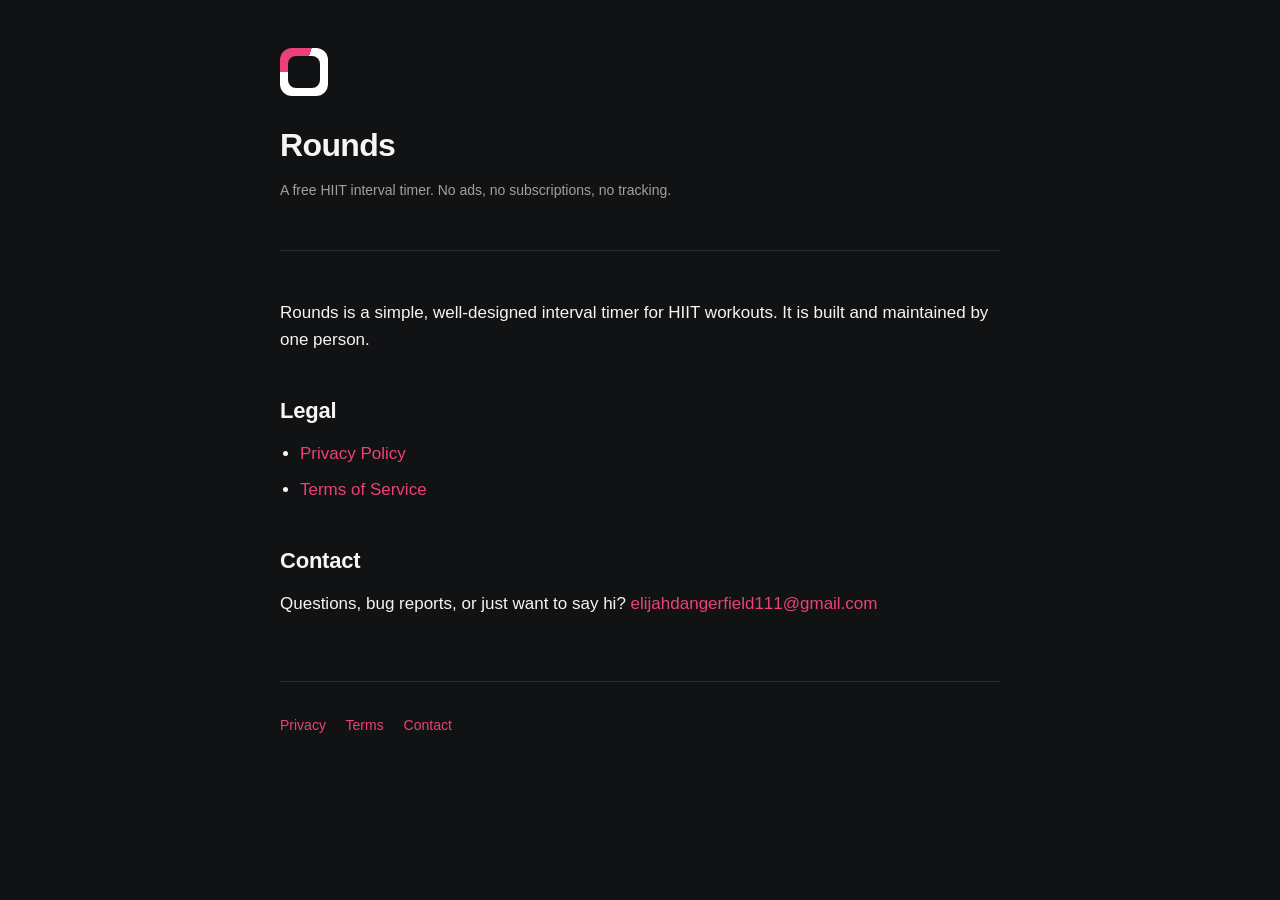
<file: docs/index.html>
<!DOCTYPE html>
<html lang="en">
<head>
    <meta charset="UTF-8">
    <meta name="viewport" content="width=device-width, initial-scale=1.0">
    <title>Rounds</title>
    <meta name="description" content="Rounds — a free HIIT interval timer. No ads, no subscriptions, no tracking.">
    <link rel="stylesheet" href="style.css">
</head>
<body>
    <div class="container">
        <header>
            <div class="logo"></div>
            <h1>Rounds</h1>
            <p class="muted">A free HIIT interval timer. No ads, no subscriptions, no tracking.</p>
        </header>

        <main>
            <p>Rounds is a simple, well-designed interval timer for HIIT workouts. It is built and maintained by one person.</p>

            <h2>Legal</h2>
            <ul>
                <li><a href="privacy.html">Privacy Policy</a></li>
                <li><a href="terms.html">Terms of Service</a></li>
            </ul>

            <h2>Contact</h2>
            <p>Questions, bug reports, or just want to say hi? <a href="mailto:elijahdangerfield111@gmail.com">elijahdangerfield111@gmail.com</a></p>
        </main>

        <footer>
            <a href="privacy.html">Privacy</a>
            <a href="terms.html">Terms</a>
            <a href="mailto:elijahdangerfield111@gmail.com">Contact</a>
        </footer>
    </div>
</body>
</html>
</file>
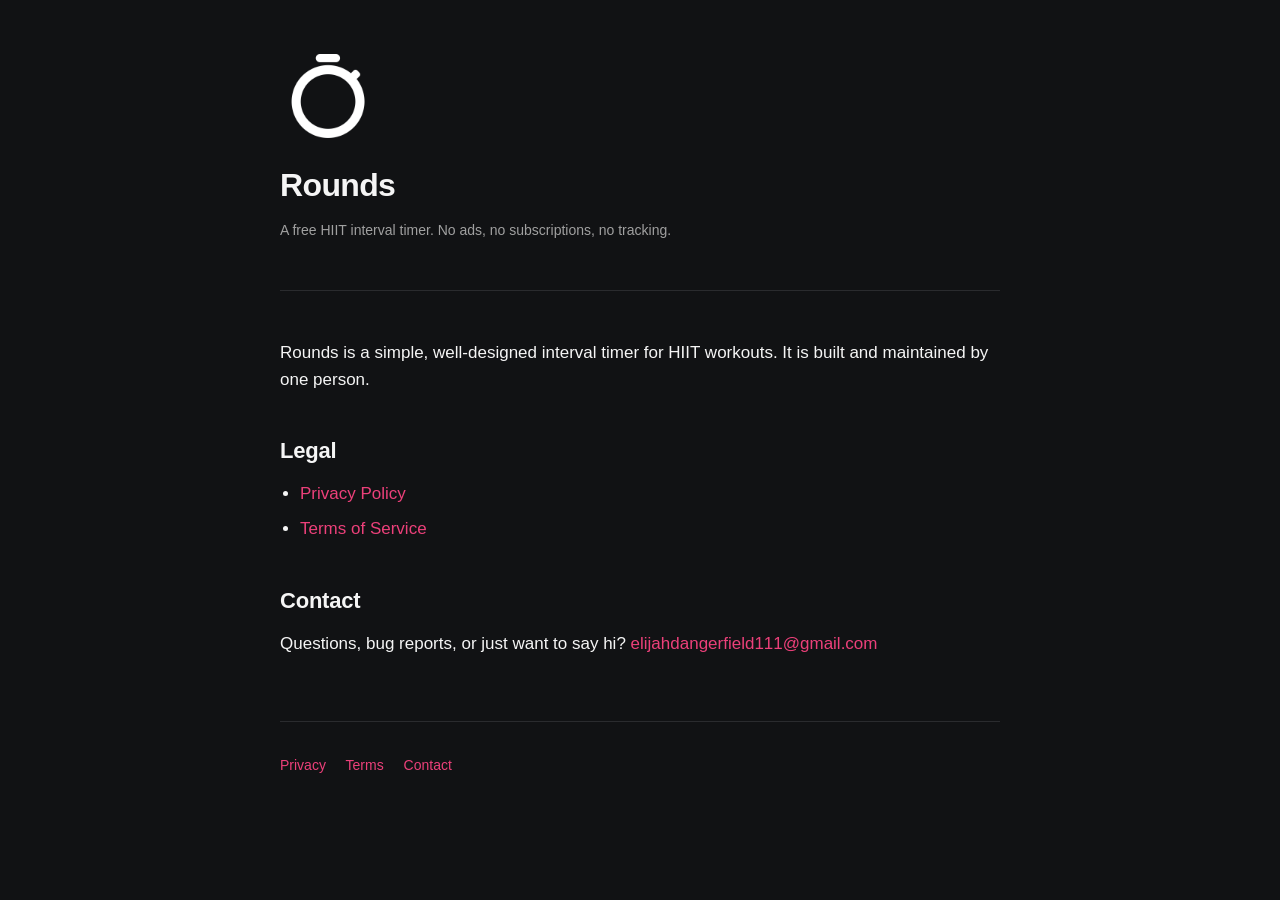
<file: pages/index.html>
<!DOCTYPE html>
<html lang="en">
<head>
    <meta charset="UTF-8">
    <meta name="viewport" content="width=device-width, initial-scale=1.0">
    <title>Rounds</title>
    <meta name="description" content="Rounds — a free HIIT interval timer. No ads, no subscriptions, no tracking.">
    <link rel="icon" type="image/png" href="favicon.png">
    <link rel="apple-touch-icon" href="apple-touch-icon.png">
    <link rel="stylesheet" href="style.css">
</head>
<body>
    <div class="container">
        <header>
            <img src="app-icon.png" alt="Rounds app icon" class="logo">
            <h1>Rounds</h1>
            <p class="muted">A free HIIT interval timer. No ads, no subscriptions, no tracking.</p>
        </header>

        <main>
            <p>Rounds is a simple, well-designed interval timer for HIIT workouts. It is built and maintained by one person.</p>

            <h2>Legal</h2>
            <ul>
                <li><a href="privacy.html">Privacy Policy</a></li>
                <li><a href="terms.html">Terms of Service</a></li>
            </ul>

            <h2>Contact</h2>
            <p>Questions, bug reports, or just want to say hi? <a href="mailto:elijahdangerfield111@gmail.com">elijahdangerfield111@gmail.com</a></p>
        </main>

        <footer>
            <a href="privacy.html">Privacy</a>
            <a href="terms.html">Terms</a>
            <a href="mailto:elijahdangerfield111@gmail.com">Contact</a>
        </footer>
    </div>
</body>
</html>
</file>
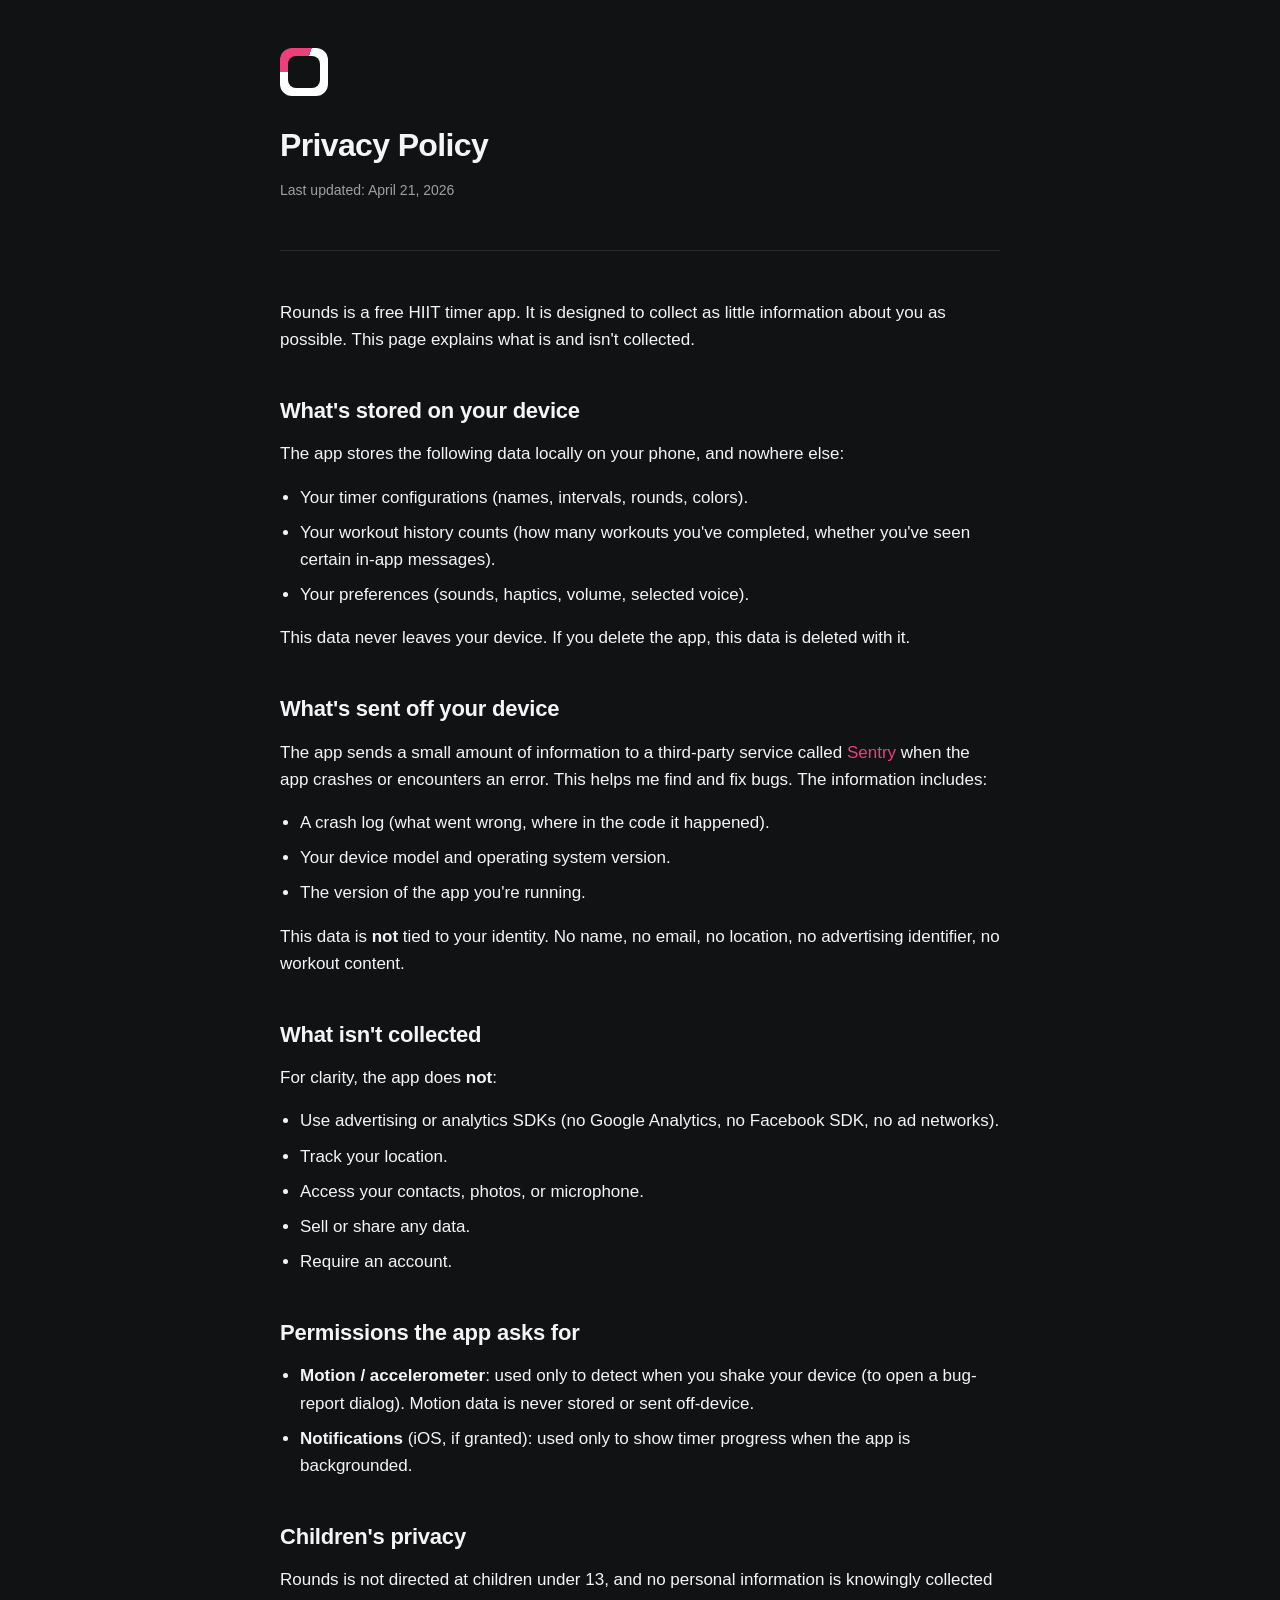
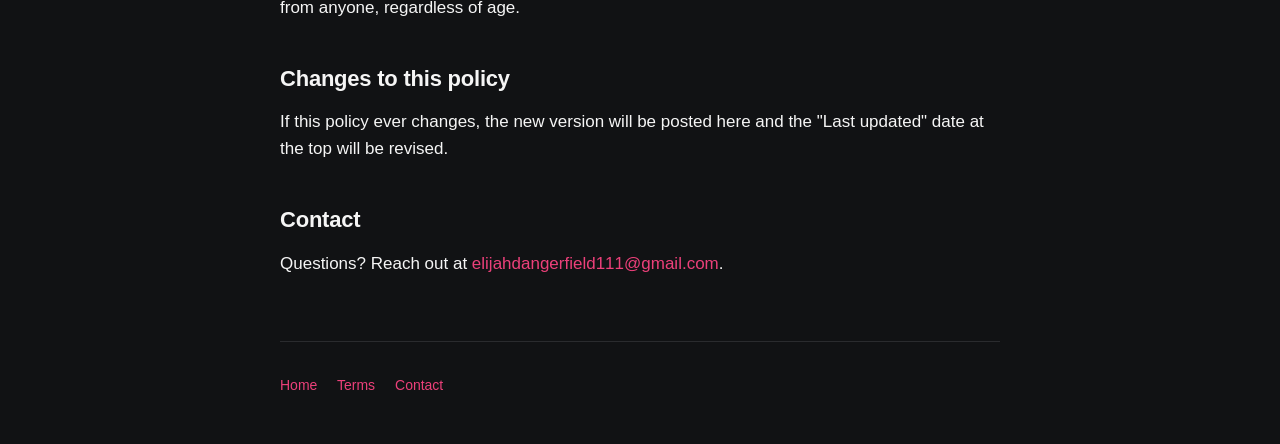
<file: docs/privacy.html>
<!DOCTYPE html>
<html lang="en">
<head>
    <meta charset="UTF-8">
    <meta name="viewport" content="width=device-width, initial-scale=1.0">
    <title>Privacy Policy — Rounds</title>
    <link rel="stylesheet" href="style.css">
</head>
<body>
    <div class="container">
        <header>
            <a href="index.html" style="border: none;"><div class="logo"></div></a>
            <h1>Privacy Policy</h1>
            <p class="muted">Last updated: April 21, 2026</p>
        </header>

        <main>
            <p>Rounds is a free HIIT timer app. It is designed to collect as little information about you as possible. This page explains what is and isn't collected.</p>

            <h2>What's stored on your device</h2>
            <p>The app stores the following data locally on your phone, and nowhere else:</p>
            <ul>
                <li>Your timer configurations (names, intervals, rounds, colors).</li>
                <li>Your workout history counts (how many workouts you've completed, whether you've seen certain in-app messages).</li>
                <li>Your preferences (sounds, haptics, volume, selected voice).</li>
            </ul>
            <p>This data never leaves your device. If you delete the app, this data is deleted with it.</p>

            <h2>What's sent off your device</h2>
            <p>The app sends a small amount of information to a third-party service called <a href="https://sentry.io/privacy/">Sentry</a> when the app crashes or encounters an error. This helps me find and fix bugs. The information includes:</p>
            <ul>
                <li>A crash log (what went wrong, where in the code it happened).</li>
                <li>Your device model and operating system version.</li>
                <li>The version of the app you're running.</li>
            </ul>
            <p>This data is <strong>not</strong> tied to your identity. No name, no email, no location, no advertising identifier, no workout content.</p>

            <h2>What isn't collected</h2>
            <p>For clarity, the app does <strong>not</strong>:</p>
            <ul>
                <li>Use advertising or analytics SDKs (no Google Analytics, no Facebook SDK, no ad networks).</li>
                <li>Track your location.</li>
                <li>Access your contacts, photos, or microphone.</li>
                <li>Sell or share any data.</li>
                <li>Require an account.</li>
            </ul>

            <h2>Permissions the app asks for</h2>
            <ul>
                <li><strong>Motion / accelerometer</strong>: used only to detect when you shake your device (to open a bug-report dialog). Motion data is never stored or sent off-device.</li>
                <li><strong>Notifications</strong> (iOS, if granted): used only to show timer progress when the app is backgrounded.</li>
            </ul>

            <h2>Children's privacy</h2>
            <p>Rounds is not directed at children under 13, and no personal information is knowingly collected from anyone, regardless of age.</p>

            <h2>Changes to this policy</h2>
            <p>If this policy ever changes, the new version will be posted here and the "Last updated" date at the top will be revised.</p>

            <h2>Contact</h2>
            <p>Questions? Reach out at <a href="mailto:elijahdangerfield111@gmail.com">elijahdangerfield111@gmail.com</a>.</p>
        </main>

        <footer>
            <a href="index.html">Home</a>
            <a href="terms.html">Terms</a>
            <a href="mailto:elijahdangerfield111@gmail.com">Contact</a>
        </footer>
    </div>
</body>
</html>
</file>
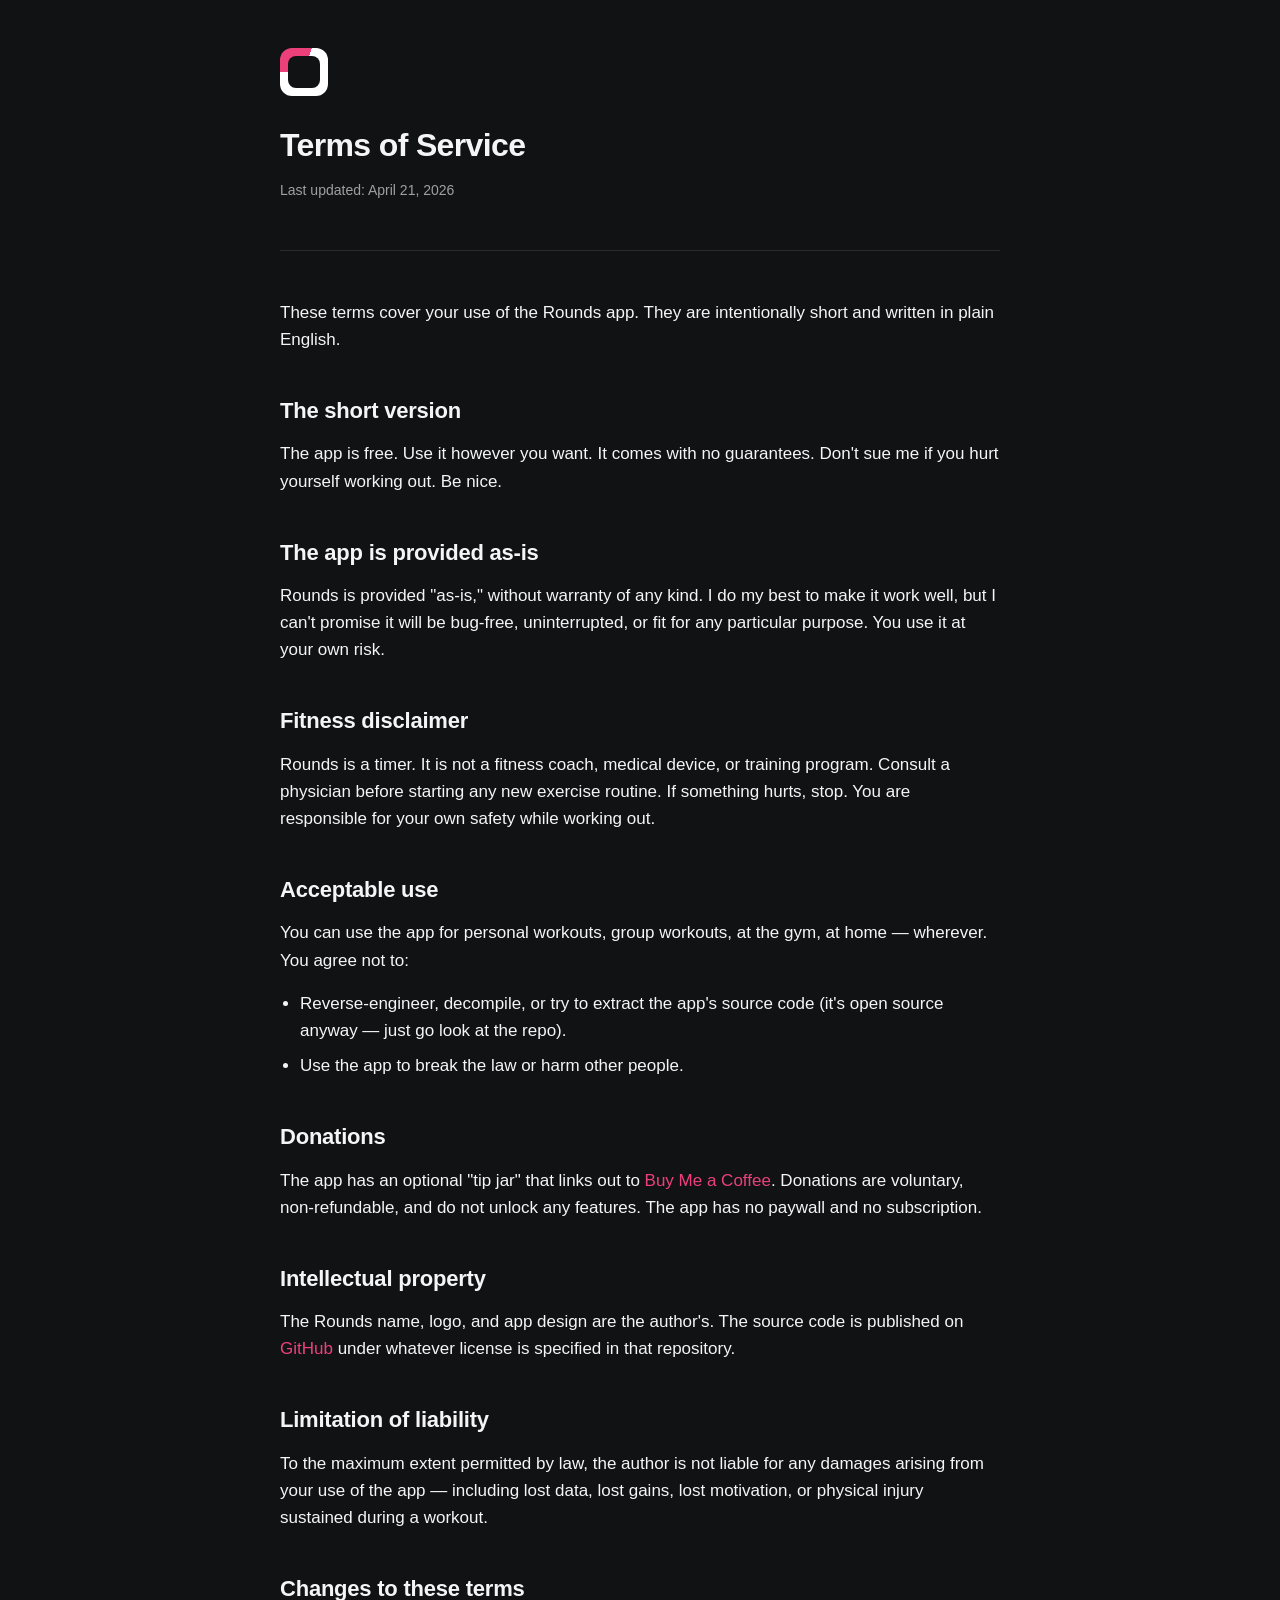
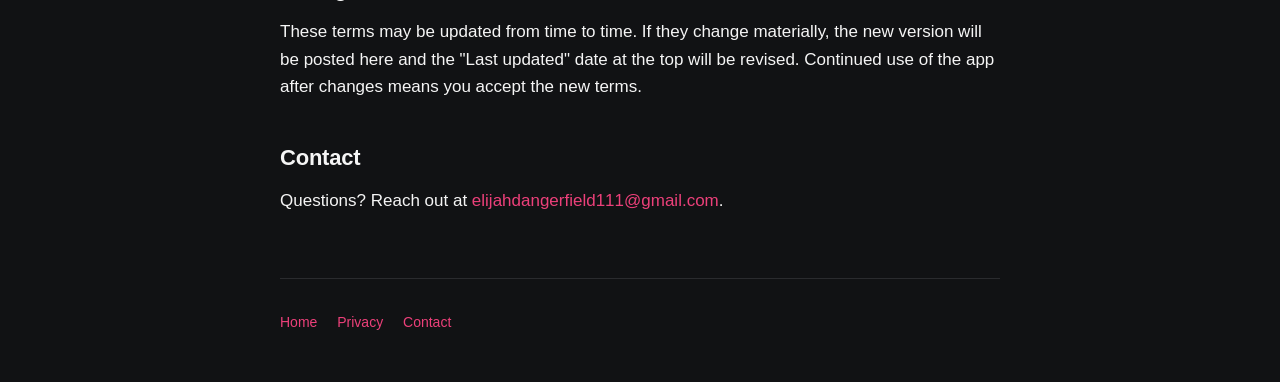
<file: docs/terms.html>
<!DOCTYPE html>
<html lang="en">
<head>
    <meta charset="UTF-8">
    <meta name="viewport" content="width=device-width, initial-scale=1.0">
    <title>Terms of Service — Rounds</title>
    <link rel="stylesheet" href="style.css">
</head>
<body>
    <div class="container">
        <header>
            <a href="index.html" style="border: none;"><div class="logo"></div></a>
            <h1>Terms of Service</h1>
            <p class="muted">Last updated: April 21, 2026</p>
        </header>

        <main>
            <p>These terms cover your use of the Rounds app. They are intentionally short and written in plain English.</p>

            <h2>The short version</h2>
            <p>The app is free. Use it however you want. It comes with no guarantees. Don't sue me if you hurt yourself working out. Be nice.</p>

            <h2>The app is provided as-is</h2>
            <p>Rounds is provided "as-is," without warranty of any kind. I do my best to make it work well, but I can't promise it will be bug-free, uninterrupted, or fit for any particular purpose. You use it at your own risk.</p>

            <h2>Fitness disclaimer</h2>
            <p>Rounds is a timer. It is not a fitness coach, medical device, or training program. Consult a physician before starting any new exercise routine. If something hurts, stop. You are responsible for your own safety while working out.</p>

            <h2>Acceptable use</h2>
            <p>You can use the app for personal workouts, group workouts, at the gym, at home — wherever. You agree not to:</p>
            <ul>
                <li>Reverse-engineer, decompile, or try to extract the app's source code (it's open source anyway — just go look at the repo).</li>
                <li>Use the app to break the law or harm other people.</li>
            </ul>

            <h2>Donations</h2>
            <p>The app has an optional "tip jar" that links out to <a href="https://buymeacoffee.com/elidangerfield">Buy Me a Coffee</a>. Donations are voluntary, non-refundable, and do not unlock any features. The app has no paywall and no subscription.</p>

            <h2>Intellectual property</h2>
            <p>The Rounds name, logo, and app design are the author's. The source code is published on <a href="https://github.com/Elijah-Dangerfield/HIITTimer">GitHub</a> under whatever license is specified in that repository.</p>

            <h2>Limitation of liability</h2>
            <p>To the maximum extent permitted by law, the author is not liable for any damages arising from your use of the app — including lost data, lost gains, lost motivation, or physical injury sustained during a workout.</p>

            <h2>Changes to these terms</h2>
            <p>These terms may be updated from time to time. If they change materially, the new version will be posted here and the "Last updated" date at the top will be revised. Continued use of the app after changes means you accept the new terms.</p>

            <h2>Contact</h2>
            <p>Questions? Reach out at <a href="mailto:elijahdangerfield111@gmail.com">elijahdangerfield111@gmail.com</a>.</p>
        </main>

        <footer>
            <a href="index.html">Home</a>
            <a href="privacy.html">Privacy</a>
            <a href="mailto:elijahdangerfield111@gmail.com">Contact</a>
        </footer>
    </div>
</body>
</html>
</file>
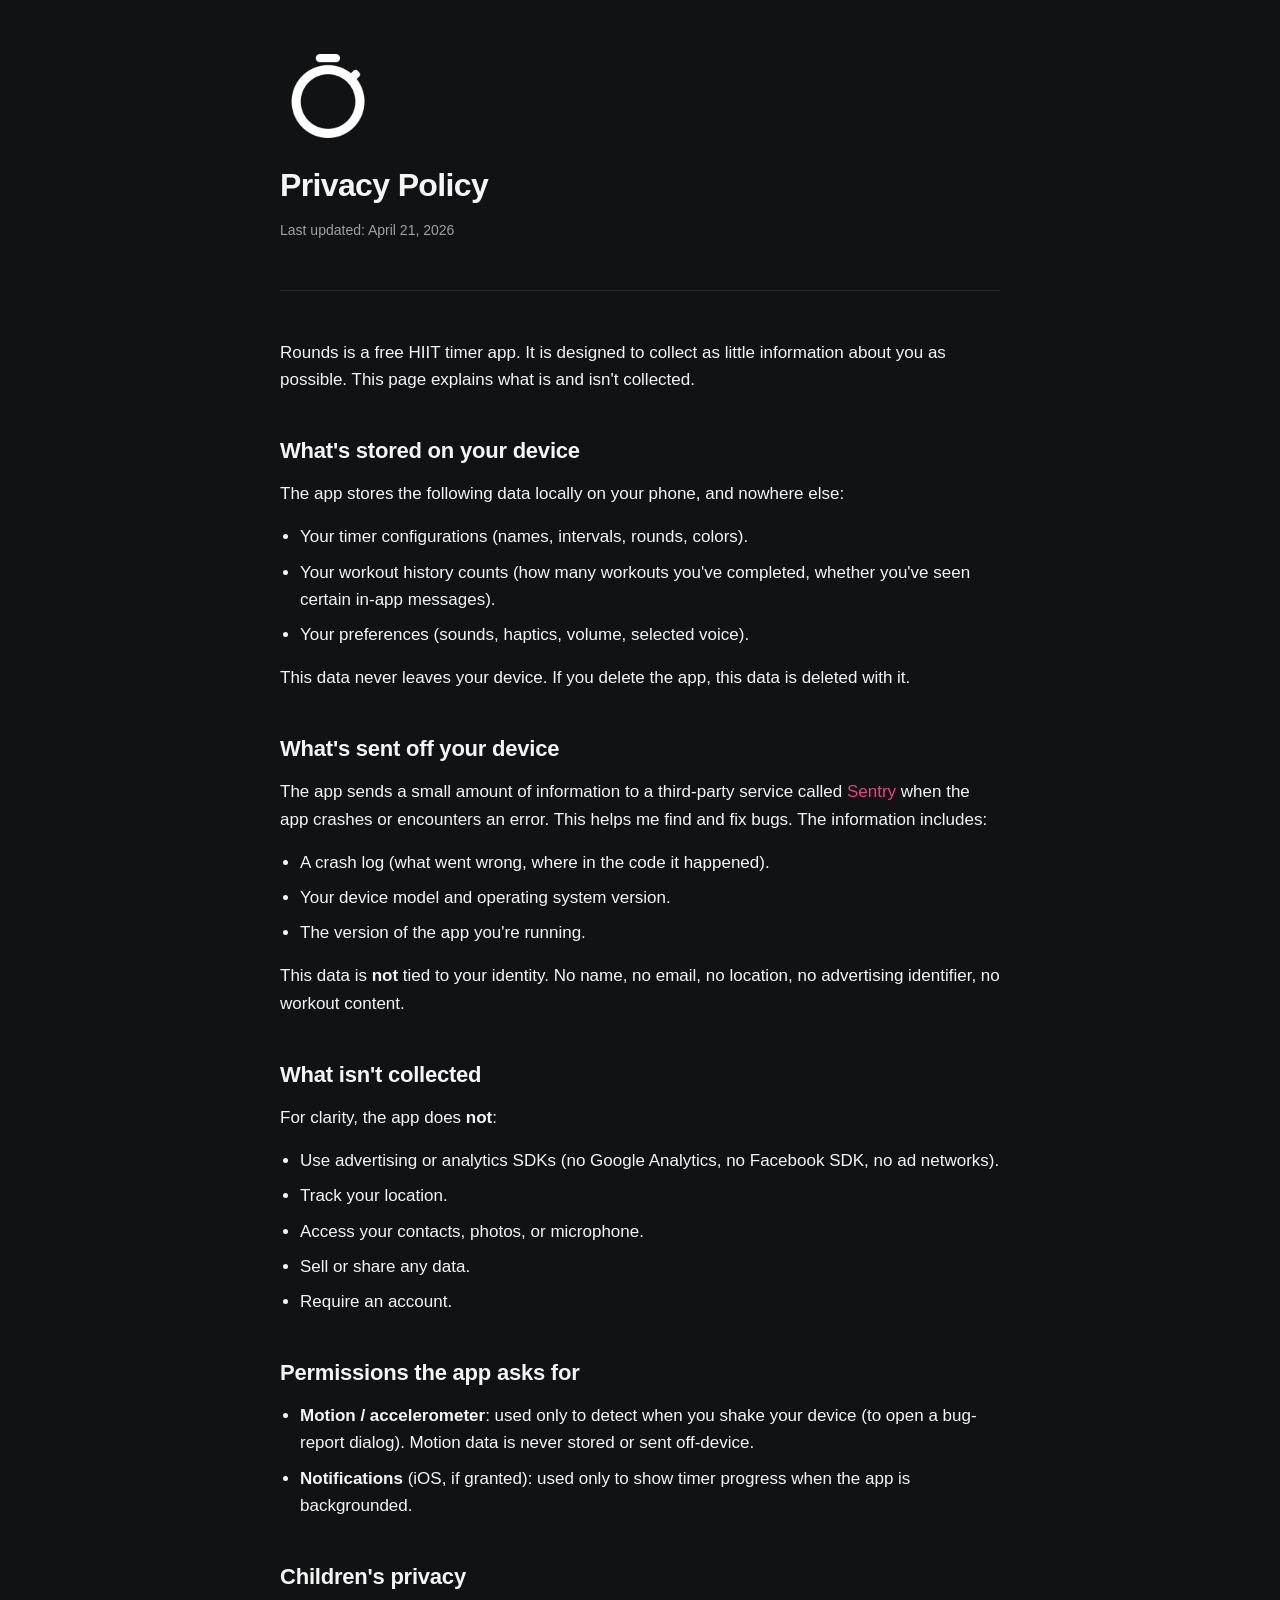
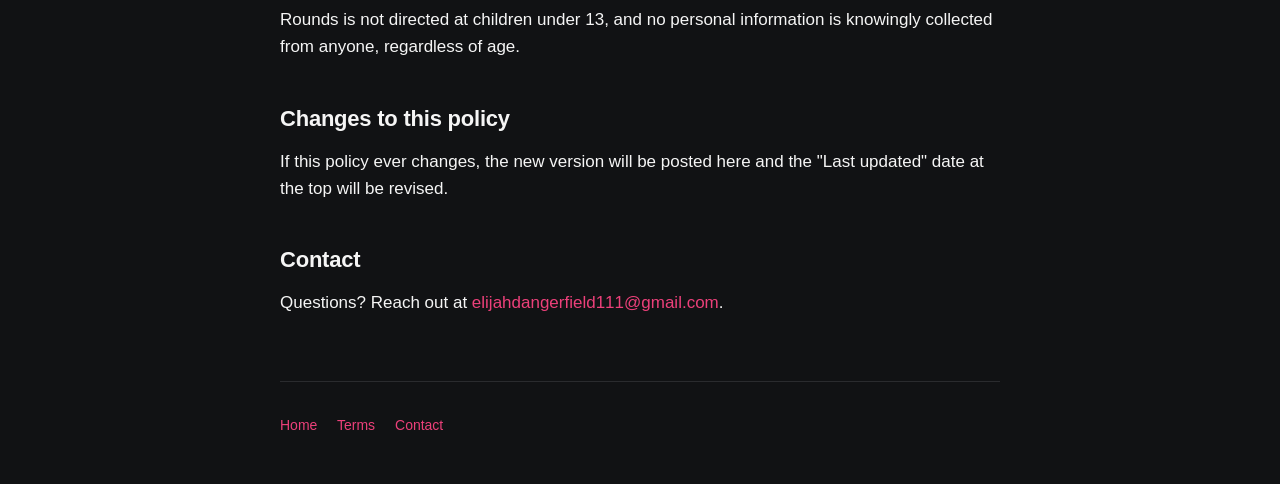
<file: pages/privacy.html>
<!DOCTYPE html>
<html lang="en">
<head>
    <meta charset="UTF-8">
    <meta name="viewport" content="width=device-width, initial-scale=1.0">
    <title>Privacy Policy — Rounds</title>
    <link rel="icon" type="image/png" href="favicon.png">
    <link rel="apple-touch-icon" href="apple-touch-icon.png">
    <link rel="stylesheet" href="style.css">
</head>
<body>
    <div class="container">
        <header>
            <a href="index.html" style="border: none;"><img src="app-icon.png" alt="Rounds app icon" class="logo"></a>
            <h1>Privacy Policy</h1>
            <p class="muted">Last updated: April 21, 2026</p>
        </header>

        <main>
            <p>Rounds is a free HIIT timer app. It is designed to collect as little information about you as possible. This page explains what is and isn't collected.</p>

            <h2>What's stored on your device</h2>
            <p>The app stores the following data locally on your phone, and nowhere else:</p>
            <ul>
                <li>Your timer configurations (names, intervals, rounds, colors).</li>
                <li>Your workout history counts (how many workouts you've completed, whether you've seen certain in-app messages).</li>
                <li>Your preferences (sounds, haptics, volume, selected voice).</li>
            </ul>
            <p>This data never leaves your device. If you delete the app, this data is deleted with it.</p>

            <h2>What's sent off your device</h2>
            <p>The app sends a small amount of information to a third-party service called <a href="https://sentry.io/privacy/">Sentry</a> when the app crashes or encounters an error. This helps me find and fix bugs. The information includes:</p>
            <ul>
                <li>A crash log (what went wrong, where in the code it happened).</li>
                <li>Your device model and operating system version.</li>
                <li>The version of the app you're running.</li>
            </ul>
            <p>This data is <strong>not</strong> tied to your identity. No name, no email, no location, no advertising identifier, no workout content.</p>

            <h2>What isn't collected</h2>
            <p>For clarity, the app does <strong>not</strong>:</p>
            <ul>
                <li>Use advertising or analytics SDKs (no Google Analytics, no Facebook SDK, no ad networks).</li>
                <li>Track your location.</li>
                <li>Access your contacts, photos, or microphone.</li>
                <li>Sell or share any data.</li>
                <li>Require an account.</li>
            </ul>

            <h2>Permissions the app asks for</h2>
            <ul>
                <li><strong>Motion / accelerometer</strong>: used only to detect when you shake your device (to open a bug-report dialog). Motion data is never stored or sent off-device.</li>
                <li><strong>Notifications</strong> (iOS, if granted): used only to show timer progress when the app is backgrounded.</li>
            </ul>

            <h2>Children's privacy</h2>
            <p>Rounds is not directed at children under 13, and no personal information is knowingly collected from anyone, regardless of age.</p>

            <h2>Changes to this policy</h2>
            <p>If this policy ever changes, the new version will be posted here and the "Last updated" date at the top will be revised.</p>

            <h2>Contact</h2>
            <p>Questions? Reach out at <a href="mailto:elijahdangerfield111@gmail.com">elijahdangerfield111@gmail.com</a>.</p>
        </main>

        <footer>
            <a href="index.html">Home</a>
            <a href="terms.html">Terms</a>
            <a href="mailto:elijahdangerfield111@gmail.com">Contact</a>
        </footer>
    </div>
</body>
</html>
</file>
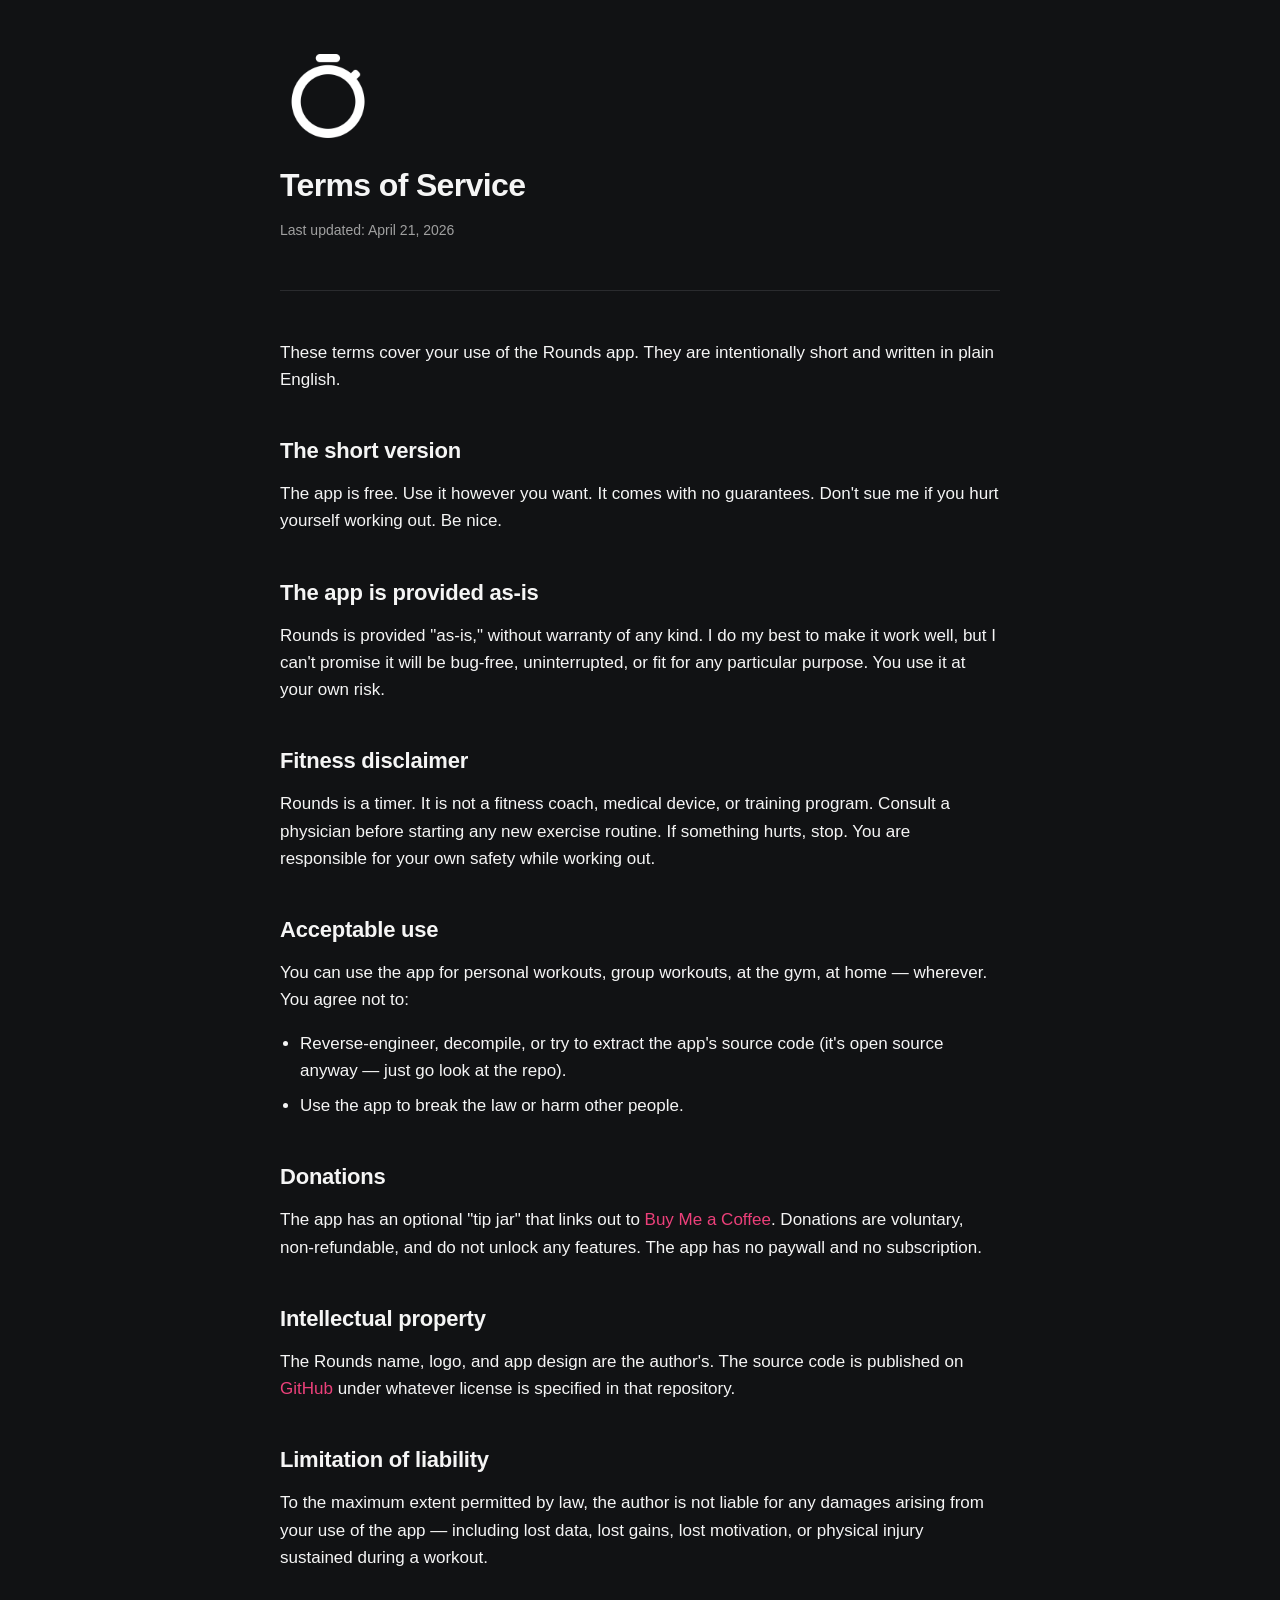
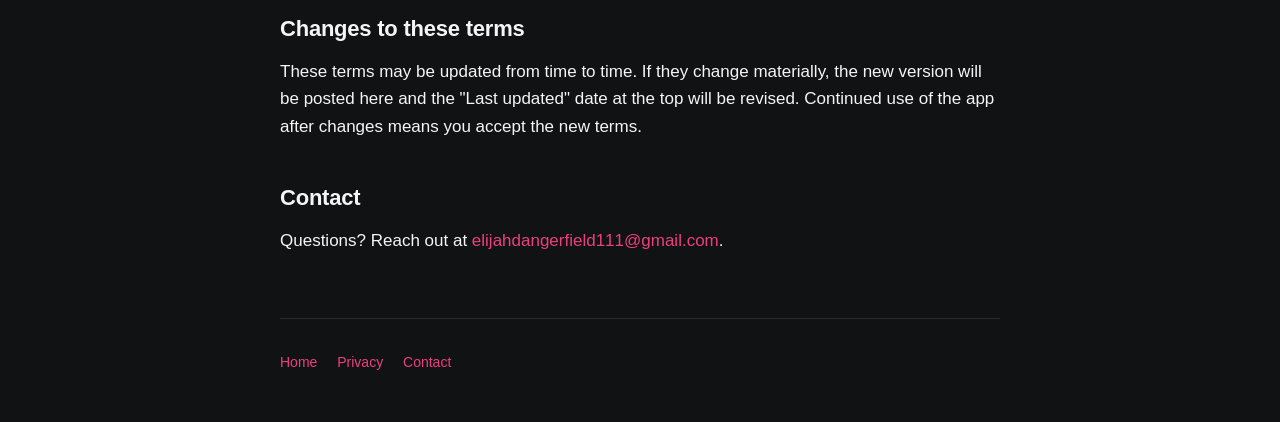
<file: pages/terms.html>
<!DOCTYPE html>
<html lang="en">
<head>
    <meta charset="UTF-8">
    <meta name="viewport" content="width=device-width, initial-scale=1.0">
    <title>Terms of Service — Rounds</title>
    <link rel="icon" type="image/png" href="favicon.png">
    <link rel="apple-touch-icon" href="apple-touch-icon.png">
    <link rel="stylesheet" href="style.css">
</head>
<body>
    <div class="container">
        <header>
            <a href="index.html" style="border: none;"><img src="app-icon.png" alt="Rounds app icon" class="logo"></a>
            <h1>Terms of Service</h1>
            <p class="muted">Last updated: April 21, 2026</p>
        </header>

        <main>
            <p>These terms cover your use of the Rounds app. They are intentionally short and written in plain English.</p>

            <h2>The short version</h2>
            <p>The app is free. Use it however you want. It comes with no guarantees. Don't sue me if you hurt yourself working out. Be nice.</p>

            <h2>The app is provided as-is</h2>
            <p>Rounds is provided "as-is," without warranty of any kind. I do my best to make it work well, but I can't promise it will be bug-free, uninterrupted, or fit for any particular purpose. You use it at your own risk.</p>

            <h2>Fitness disclaimer</h2>
            <p>Rounds is a timer. It is not a fitness coach, medical device, or training program. Consult a physician before starting any new exercise routine. If something hurts, stop. You are responsible for your own safety while working out.</p>

            <h2>Acceptable use</h2>
            <p>You can use the app for personal workouts, group workouts, at the gym, at home — wherever. You agree not to:</p>
            <ul>
                <li>Reverse-engineer, decompile, or try to extract the app's source code (it's open source anyway — just go look at the repo).</li>
                <li>Use the app to break the law or harm other people.</li>
            </ul>

            <h2>Donations</h2>
            <p>The app has an optional "tip jar" that links out to <a href="https://buymeacoffee.com/elidangerfield">Buy Me a Coffee</a>. Donations are voluntary, non-refundable, and do not unlock any features. The app has no paywall and no subscription.</p>

            <h2>Intellectual property</h2>
            <p>The Rounds name, logo, and app design are the author's. The source code is published on <a href="https://github.com/Elijah-Dangerfield/HIITTimer">GitHub</a> under whatever license is specified in that repository.</p>

            <h2>Limitation of liability</h2>
            <p>To the maximum extent permitted by law, the author is not liable for any damages arising from your use of the app — including lost data, lost gains, lost motivation, or physical injury sustained during a workout.</p>

            <h2>Changes to these terms</h2>
            <p>These terms may be updated from time to time. If they change materially, the new version will be posted here and the "Last updated" date at the top will be revised. Continued use of the app after changes means you accept the new terms.</p>

            <h2>Contact</h2>
            <p>Questions? Reach out at <a href="mailto:elijahdangerfield111@gmail.com">elijahdangerfield111@gmail.com</a>.</p>
        </main>

        <footer>
            <a href="index.html">Home</a>
            <a href="privacy.html">Privacy</a>
            <a href="mailto:elijahdangerfield111@gmail.com">Contact</a>
        </footer>
    </div>
</body>
</html>
</file>
<file: docs/style.css>
:root {
    --bg: #111214;
    --surface: #1a1b1e;
    --text: #f5f5f5;
    --text-muted: #a0a0a0;
    --accent: #EC407A;
    --border: #2a2b2e;
}

* {
    box-sizing: border-box;
    margin: 0;
    padding: 0;
}

html {
    -webkit-text-size-adjust: 100%;
    scroll-behavior: smooth;
}

body {
    background: var(--bg);
    color: var(--text);
    font-family: -apple-system, BlinkMacSystemFont, "Segoe UI", Roboto, Helvetica, Arial, sans-serif;
    font-size: 17px;
    line-height: 1.6;
    padding: 48px 24px;
}

.container {
    max-width: 720px;
    margin: 0 auto;
}

header {
    margin-bottom: 48px;
    padding-bottom: 32px;
    border-bottom: 1px solid var(--border);
}

.logo {
    display: inline-block;
    width: 48px;
    height: 48px;
    border-radius: 12px;
    background: conic-gradient(from -90deg, var(--accent) 0% 30%, #ffffff 30% 100%);
    margin-bottom: 16px;
    position: relative;
}

.logo::after {
    content: "";
    position: absolute;
    inset: 8px;
    background: var(--bg);
    border-radius: 8px;
}

h1 {
    font-size: 32px;
    font-weight: 700;
    letter-spacing: -0.02em;
    margin-bottom: 8px;
}

h2 {
    font-size: 22px;
    font-weight: 600;
    letter-spacing: -0.01em;
    margin-top: 40px;
    margin-bottom: 12px;
}

p {
    margin-bottom: 16px;
    color: var(--text);
}

.muted {
    color: var(--text-muted);
    font-size: 14px;
}

a {
    color: var(--accent);
    text-decoration: none;
    border-bottom: 1px solid transparent;
    transition: border-color 0.15s ease;
}

a:hover {
    border-bottom-color: var(--accent);
}

ul {
    margin-left: 20px;
    margin-bottom: 16px;
}

li {
    margin-bottom: 8px;
}

strong {
    color: var(--text);
    font-weight: 600;
}

footer {
    margin-top: 64px;
    padding-top: 32px;
    border-top: 1px solid var(--border);
    color: var(--text-muted);
    font-size: 14px;
}

footer a {
    margin-right: 16px;
}
</file>
<file: pages/style.css>
:root {
    --bg: #111214;
    --surface: #1a1b1e;
    --text: #f5f5f5;
    --text-muted: #a0a0a0;
    --accent: #EC407A;
    --border: #2a2b2e;
}

* {
    box-sizing: border-box;
    margin: 0;
    padding: 0;
}

html {
    -webkit-text-size-adjust: 100%;
    scroll-behavior: smooth;
}

body {
    background: var(--bg);
    color: var(--text);
    font-family: -apple-system, BlinkMacSystemFont, "Segoe UI", Roboto, Helvetica, Arial, sans-serif;
    font-size: 17px;
    line-height: 1.6;
    padding: 48px 24px;
}

.container {
    max-width: 720px;
    margin: 0 auto;
}

header {
    margin-bottom: 48px;
    padding-bottom: 32px;
    border-bottom: 1px solid var(--border);
}

.logo {
    display: block;
    width: 96px;
    height: 96px;
    margin-bottom: 16px;
}

h1 {
    font-size: 32px;
    font-weight: 700;
    letter-spacing: -0.02em;
    margin-bottom: 8px;
}

h2 {
    font-size: 22px;
    font-weight: 600;
    letter-spacing: -0.01em;
    margin-top: 40px;
    margin-bottom: 12px;
}

p {
    margin-bottom: 16px;
    color: var(--text);
}

.muted {
    color: var(--text-muted);
    font-size: 14px;
}

a {
    color: var(--accent);
    text-decoration: none;
    border-bottom: 1px solid transparent;
    transition: border-color 0.15s ease;
}

a:hover {
    border-bottom-color: var(--accent);
}

ul {
    margin-left: 20px;
    margin-bottom: 16px;
}

li {
    margin-bottom: 8px;
}

strong {
    color: var(--text);
    font-weight: 600;
}

footer {
    margin-top: 64px;
    padding-top: 32px;
    border-top: 1px solid var(--border);
    color: var(--text-muted);
    font-size: 14px;
}

footer a {
    margin-right: 16px;
}
</file>
